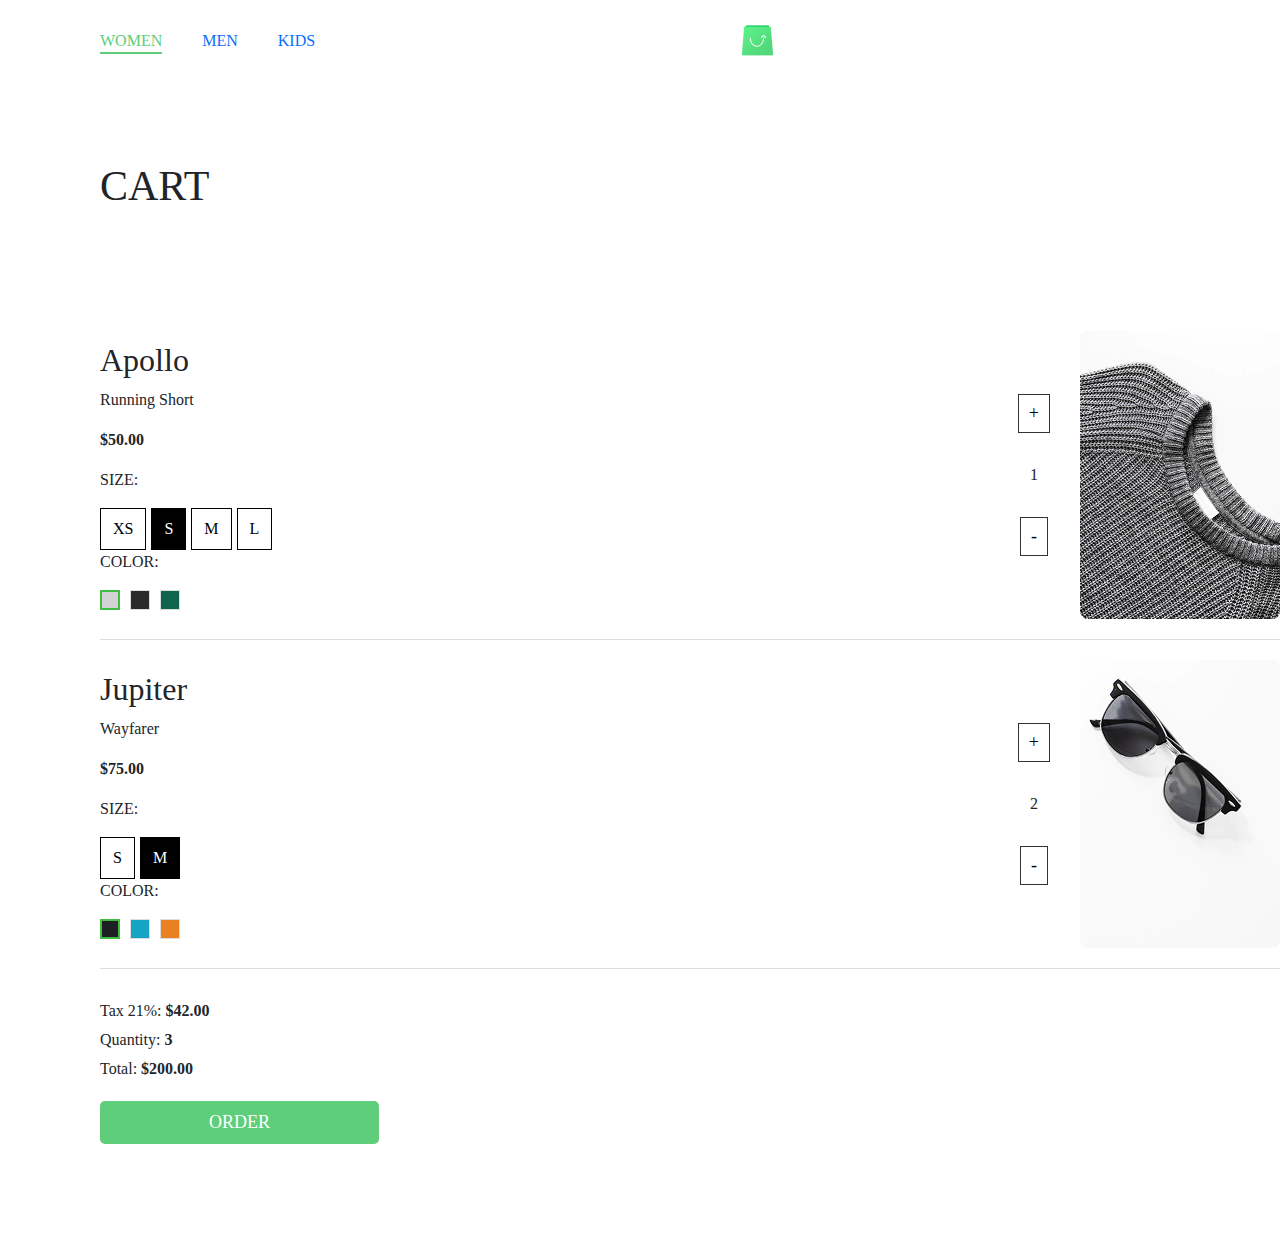
<file: pages/cart.html>
<!DOCTYPE html>
<html lang="en">

<head>
    <meta charset="UTF-8">
    <meta name="viewport" content="width=device-width, initial-scale=1.0">
    <title>Cart Page</title>
    <link rel="stylesheet" href="../style/styles.css">
    <link rel="shortcut icon" href="../image/favicon.ico" type="image/x-icon">
    <link href="https://cdn.jsdelivr.net/npm/bootstrap@5.3.3/dist/css/bootstrap.min.css" rel="stylesheet"
        integrity="sha384-QWTKZyjpPEjISv5WaRU9OFeRpok6YctnYmDr5pNlyT2bRjXh0JMhjY6hW+ALEwIH" crossorigin="anonymous">
</head>

<body>
    <header>
        <nav class="nav-bar">
            <div class="nav-links">
                <div>
                    <a href="#" id="women">WOMEN</a>
                </div>
                <div>
                    <a href="#">MEN</a>
                </div>
                <div>
                    <a href="#">KIDS</a>
                </div>
            </div>
            <div>
                <a href="../index.html"><img src="../image/logo transparent.png" alt="image-logo"></a>
            </div>
            <div class="headericon">
                <div class="currency-switcher">
                    <input type="checkbox" id="currencyDropdown">
                    <label for="currencyDropdown" class="currency-logo"><i class="fa-regular fa-dollar-sign"></i></label>
                    <ul class="currency-menu">
                        <li>$ USD</li>
                        <li>€ EUR</li>
                        <li>¥ JPY</li>
                    </ul>
                </div>
                <div>
                    <a data-bs-toggle="offcanvas" href="#offcanvasExample" role="button"
                      aria-controls="offcanvasExample">
                        <span><i class="fa-solid fa-cart-shopping"></i></span>
                    </a>
                    <div class="offcanvas offcanvas-end" tabindex="-1" id="offcanvasExample"
                        aria-labelledby="offcanvasExampleLabel">
                        <div class="offcanvas-header">
                            <h5 class="offcanvas-title" id="offcanvasExampleLabel"><span style="font-weight: bold;">My
                                    Bags</span><span style="font-size: 0.8em;">, 3 items</span></h5>
                            <button type="button" class="btn-close" data-bs-dismiss="offcanvas"
                                aria-label="Close"></button>
                        </div>
                        <div class="offcanvas-body">
                            <div class="cart-items">
                                <!-- First Cart Item -->
                                <div class="cart-item">
                                    <div class="item-details">
                                        <h2>Apollo</h2>
                                        <p>Running Short</p>
                                        <p><strong>$50.00</strong></p>
                                        <p>SIZE:</p>
                                        <div class="size-optionscanvas">
                                            <button>XS</button>
                                            <button class="selected">S</button>
                                            <button>M</button>
                                            <button>L</button>
                                        </div>
                                        <p>COLOR:</p>
                                        <div class="color-options">
                                            <span class="color-box selected" style="background-color: #D3D2D5;"></span>
                                            <span class="color-box" style="background-color: #2B2B2B;"></span>
                                            <span class="color-box" style="background-color: #0F6450;"></span>
                                        </div>
                                    </div>
                                    <div class="item-quantity">
                                        <button class="quantity-btn">+</button>
                                        <span>1</span>
                                        <button class="quantity-btn">-</button>
                                    </div>
                                    <div class="item-image">
                                        <img src="../image/Product D.png" alt="Apollo Running Short">
                                    </div>
                                </div>

                                <!-- Second Cart Item -->
                                <div class="cart-item">
                                    <div class="item-details">
                                        <h2>Jupiter</h2>
                                        <p>Wayfarer</p>
                                        <p><strong>$75.00</strong></p>
                                        <p>SIZE:</p>
                                        <div class="size-optionscanvas">
                                            <button>S</button>
                                            <button class="selected">M</button>
                                        </div>
                                        <p>COLOR:</p>
                                        <div class="color-options">
                                            <span class="color-box selected" style="background-color: #1D1F22;"></span>
                                            <span class="color-box" style="background-color: #15A4C3;"></span>
                                            <span class="color-box" style="background-color: #EA8120;"></span>
                                        </div>
                                    </div>
                                    <div class="item-quantity">
                                        <button class="quantity-btn">+</button>
                                        <span>2</span>
                                        <button class="quantity-btn">-</button>
                                    </div>
                                    <div class="item-image">
                                        <img src="../image/Product D (1).png" alt="Jupiter Wayfarer">
                                    </div>
                                </div>
                            </div>
                            <div class="total">
                                <div>
                                    <p>Total:</p>
                                </div>
                                <div>
                                    <p><strong>$200.00</strong></p>
                                </div>
                            </div>
                            <div class="view-checkout">
                                <a href="./pages/cart.html"><button class="viewbag"> VIEW BAG</button></a>
                                <button class="checkout">CHECK OUT</button>
                            </div>
                        </div>
                    </div>
                </div>
            </div>
        </nav>
    </header>

    <main>
        <h1 class="title">CART</h1>
        <div class="cart-container">
            <div class="cart-items">
                <!-- First Cart Item -->
                <div class="cart-item">
                    <div class="item-details">
                        <h2>Apollo</h2>
                        <p>Running Short</p>
                        <p><strong>$50.00</strong></p>
                        <p>SIZE:</p>
                        <div class="size-options">
                            <button>XS</button>
                            <button class="selected">S</button>
                            <button>M</button>
                            <button>L</button>
                        </div>
                        <p>COLOR:</p>
                        <div class="color-options">
                            <span class="color-box selected" style="background-color: #D3D2D5;"></span>
                            <span class="color-box" style="background-color: #2B2B2B;"></span>
                            <span class="color-box" style="background-color: #0F6450;"></span>
                        </div>
                    </div>
                    <div class="item-quantity">
                        <button class="quantity-btn">+</button>
                        <span>1</span>
                        <button class="quantity-btn">-</button>
                    </div>
                    <div class="item-image">
                        <img src="../image/Product D.png" alt="Apollo Running Short">
                    </div>
                </div>

                <!-- Second Cart Item -->
                <div class="cart-item">
                    <div class="item-details">
                        <h2>Jupiter</h2>
                        <p>Wayfarer</p>
                        <p><strong>$75.00</strong></p>
                        <p>SIZE:</p>
                        <div class="size-options">
                            <button>S</button>
                            <button class="selected">M</button>
                        </div>
                        <p>COLOR:</p>
                        <div class="color-options">
                            <span class="color-box selected" style="background-color: #1D1F22;"></span>
                            <span class="color-box" style="background-color: #15A4C3;"></span>
                            <span class="color-box" style="background-color: #EA8120;"></span>
                        </div>
                    </div>
                    <div class="item-quantity">
                        <button class="quantity-btn">+</button>
                        <span>2</span>
                        <button class="quantity-btn">-</button>
                    </div>
                    <div class="item-image">
                        <img src="../image/Product D (1).png" alt="Jupiter Wayfarer">
                    </div>
                </div>
            </div>


            <!-- Summary Section -->
            <div class="cart-summary">
                <p>Tax 21%: <strong>$42.00</strong></p>
                <p>Quantity: <strong>3</strong></p>
                <p>Total: <strong>$200.00</strong></p>
                <button class="order-btn">ORDER</button>
            </div>
        </div>
    </main>
    <script src="https://cdn.jsdelivr.net/npm/bootstrap@5.3.3/dist/js/bootstrap.bundle.min.js"
        integrity="sha384-YvpcrYf0tY3lHB60NNkmXc5s9fDVZLESaAA55NDzOxhy9GkcIdslK1eN7N6jIeHz"
        crossorigin="anonymous"></script>
</body>

</html>
</file>
<file: style/styles.css>
*{
    margin: 0;
    padding: 0;
    font-family: Raleway;
}

.title{
    font-size: 42px;
    font-weight: 400;
    margin: 100px;
}

.nav-bar {
    display: flex;
    justify-content: space-between;
    align-items: center;
    margin: 20px 100px 0px 0px;
    text-decoration: none;
}

.nav-links {
    display: flex;
    align-items: center;
    text-decoration: none;
    margin-left: 100px;
}

.nav-links a{
    margin-right: 40px;
    text-decoration: none;
}

.nav-links a:hover{
    color: #5ECE7B;
}

#women {
    font-size: 16px;
    margin-right: 40px;
    padding-bottom: 3px;
    color: #5ECE7B;
    border-bottom: #5ECE7B 2px solid;
}

.headericon{
    display: flex;
    justify-content: space-between;
}

.headericon a{
    margin-left: 10px;
}

.currency-switcher {
    position: relative;
    display: inline-block;
    margin-right: 10px;
}

/* Hide checkbox but keep it functional */
#currency-toggle {
    display: none;
}

/* Style the button */
.currency-logo {
    background: none;
    border: none;
    font-size: 18px;
    cursor: pointer;
    display: inline-block;
}

#currencyDropdown {
    display: none;
}

/* Initially hide dropdown */
.currency-menu {
    position: absolute;
    top: 100%;
    left: 0;
    background: white;
    box-shadow: 0px 4px 8px rgba(0, 0, 0, 0.2);
    border-radius: 5px;
    list-style: none;
    padding: 10px 0;
    margin: 0;
    width: 100px;
    opacity: 0;
    visibility: hidden;
    transform: translateY(5px);
    transition: opacity 0.2s ease, transform 0.2s ease;
}

/* Show dropdown when checkbox is checked */
#currencyDropdown:checked ~ .currency-menu {
    opacity: 1;
    visibility: visible;
    transform: translateY(0);
}

/* Dropdown item styles */
.currency-menu li {
    padding: 10px;
    cursor: pointer;
    transition: background 0.2s;
}

.currency-menu li:hover{
    background-color: silver;
}

.product-container {
    display: flex;
    justify-content: space-evenly;
    align-items: center;
    flex-wrap: wrap; 
    position: relative;
    gap: 20px 70px;
}

.product-container a img:hover{
    transform: translateY(-5px);
}

.productpagecontainer {
    display: flex;
    margin: 100px 0 0 100px;
}

.product-gallery {
    display: flex;
    justify-content: space-between;
}

.product-info {
    display: flex;
    flex-direction: column;
    gap: 20px 0 ;
    position: relative;
}

.product-info h2{
    font-weight: 600;
    font-size: 30px;
    align-items: center;
}


.thumbnail-list {
    display: flex;
    flex-direction: column;
    margin-right: 30px;
}

.thumbnail-list img {
    cursor: pointer;
    padding: 5px;
}

.main-image img{
    margin-right: 90px;
}

.size-options {
    display: flex;
}

.size-options button {
    padding: 8px 12px;
    border: 1px solid #000;
    background: white;
    cursor: pointer;
    margin-right: 5px;
}

.size-options button.selected {
    background: black;
    color: white;
}

.size-optionscanvas button.selected {
    background: black;
    color: white;
}

.color-options {
    display: flex;
    gap: 10px;
}

.color-box {
    width: 20px;
    height: 20px;
    border: 1px solid #ddd;
    cursor: pointer;
}

.color-box.selected {
    border: 2px solid rgb(65, 189, 65);
}

.add-to-cart {
    background-color: #5ECE7B;
    color: white;
    width: 270px;
    padding: 16px 32px;
    border: none;
}

/* cartpage */
.cart-container{
    max-width: 1500px;
    margin-left: 100px;  
}

.cart-items {
    display: flex;
    flex-direction: column;
}

.cart-item {
    display: flex;
    justify-content: space-between;
    align-items: center;
    border-bottom: 1px solid #ddd;
    padding-bottom: 20px;
    padding-top: 20px;
}

.item-details {
    flex: 1;
}

p {
    font-size: 16px;
    margin: 10px 0;
}

.item-quantity {
    display: flex;
    flex-direction: column;
    align-items: center;
}

.quantity-btn {
    border: 1px solid #333;
    background: white;
    color: black;
    padding: 5px 10px;
    cursor: pointer;
    font-size: 18px;
    margin:  30px;
}

.item-image img {
    width: 200px;
    height: 288px;
    object-fit: cover;
    border-radius: 8px;
}

.cart-summary {
    margin-top: 30px;
    font-size: 18px;
}

.cart-summary p {
    margin: 5px 0;
}

.order-btn {
    background: #5ECE7B;
    color: white;
    /* padding: 12px 20px; */
    width: 279px;
    height: 43px;
    font-size: 18px;
    border: none;
    cursor: pointer;
    border-radius: 5px;
    margin-top: 15px;
    margin-bottom: 100px;
}

/* offcanvas */
.notification{
    position: relative;
    display: inline-block;
}

.notification .badge{
    position: absolute;
    top: -10px;
    right: -10px;
    padding: 3px 5px;
    border-radius: 50%;
    background: black;
    color: white;
}

.size-optionscanvas{
    margin-top: 1px;
    margin-bottom: 20px;
}

.size-optionscanvas button {
    font-size: 14px;
    padding: 2px 2px;
    border: 1px solid #000;
    background: white;
    cursor: pointer;
}

.total{
    display: flex;
    justify-content: space-between;
}

.view-checkout{
    display: flex;
    justify-content: center;
    justify-content: space-around;
}

.viewbag{
    background-color: white;
    color: #000;
    width: 140px;
    height: 43px;
}

.checkout{
    background-color: #5ECE7B;
    color: white;
    width: 140px;
    height: 43px;
}

@media only screen and (max-width: 600px) {
    .nav-links {
        display: flex;
        flex-direction: column;
        align-items: center;
    }

    .productpagecontainer {
        display: flex;
        flex-direction: column;
        margin: 100px 0 0 0;
    }

    .product-gallery {
        display: flex;
        flex-direction: column;
    }

    .thumbnail-list {
        display: flex;
        flex-direction: row;
        justify-content: space-between;
        align-items: center;
        overflow-x: auto;
    }

    .main-image img{
        margin-right: 0;
        width: 500px
    }

    .cart-container{
        margin-left: 0;
    }
  }
</file>
